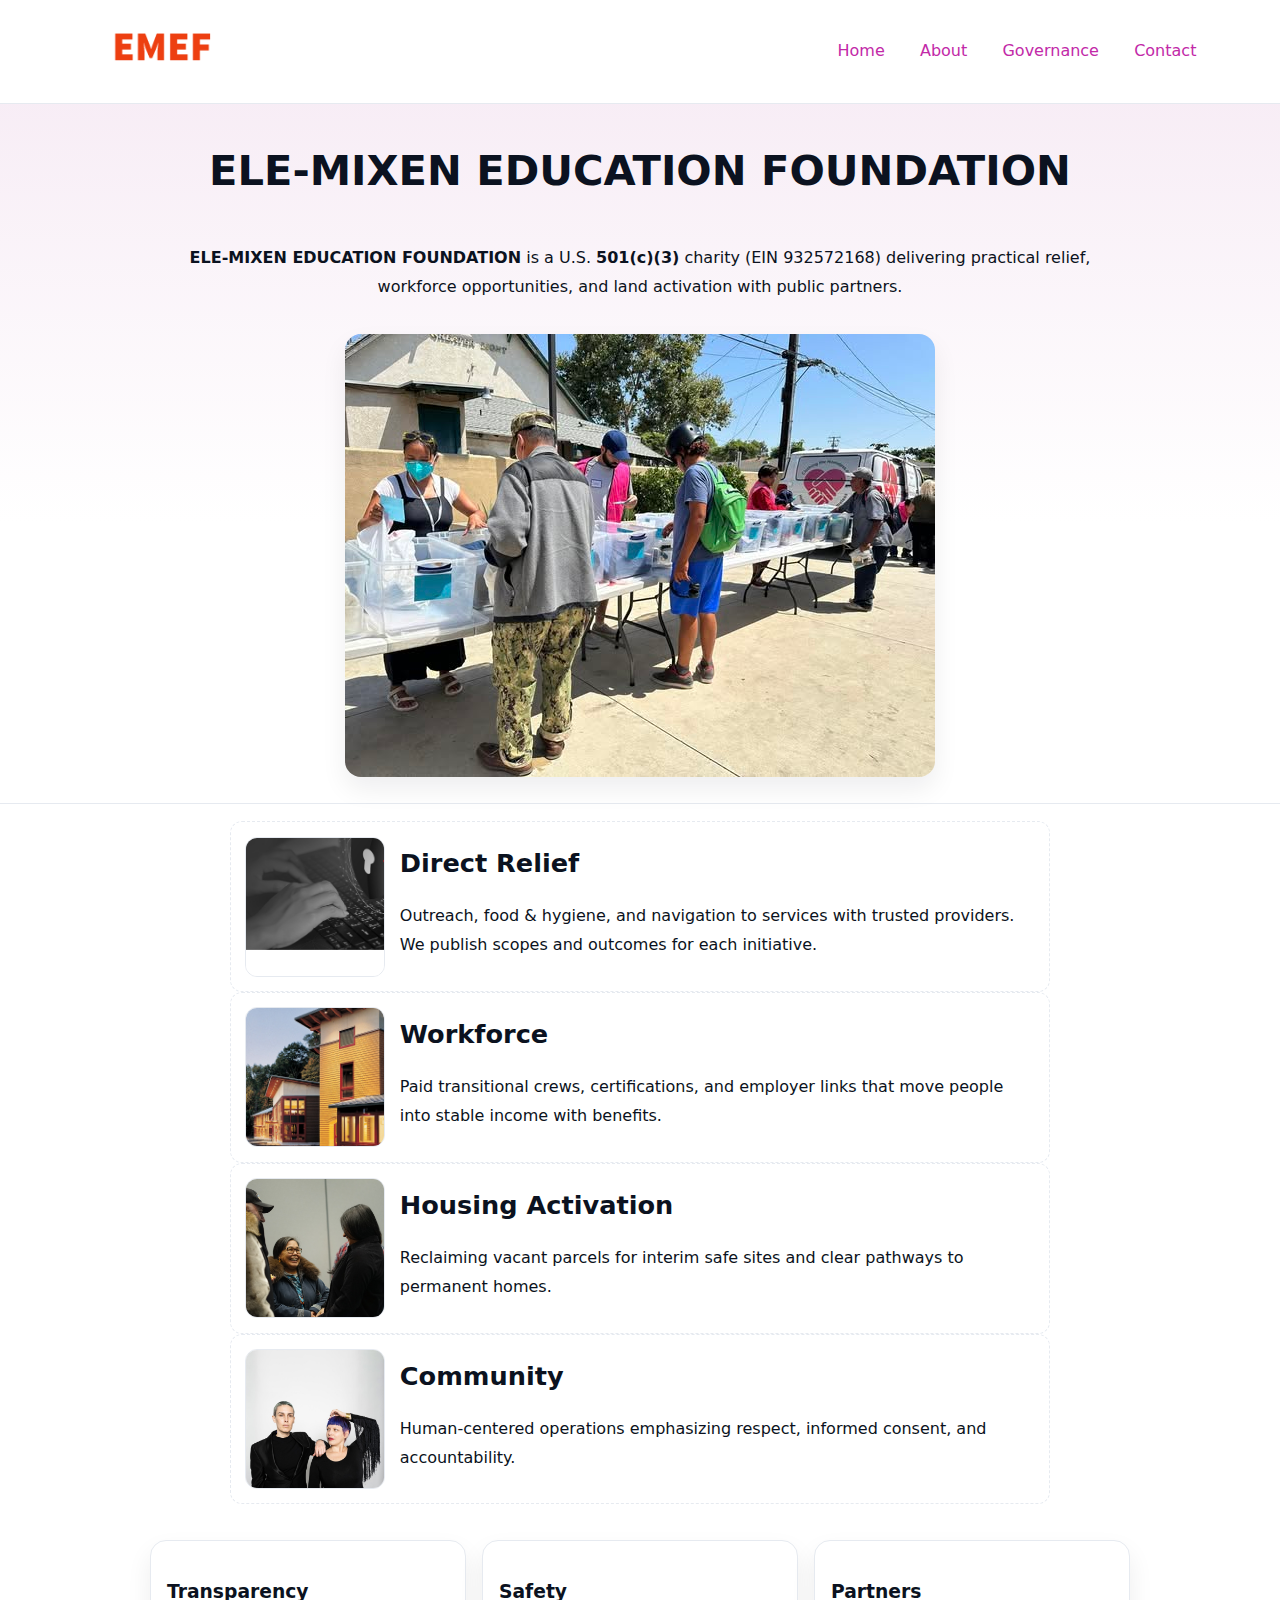
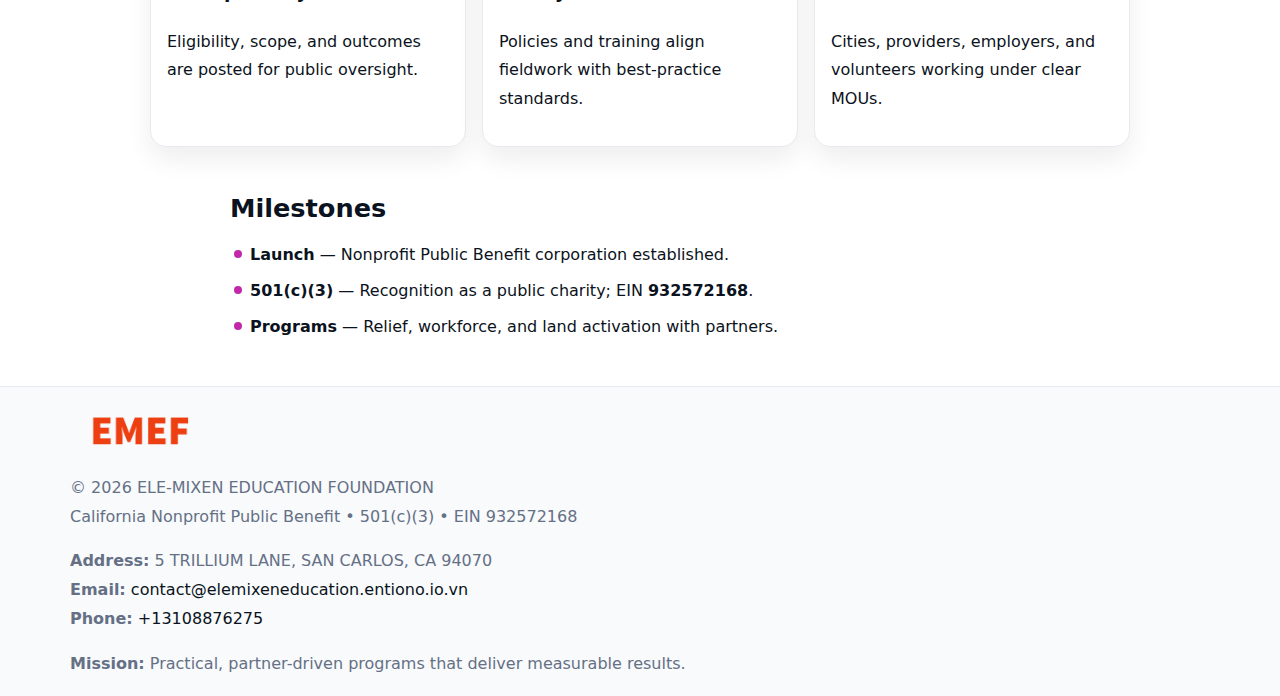
<file: index.html>
<!doctype html><html lang="en"><head>
<meta charset="utf-8"/><meta name="viewport" content="width=device-width,initial-scale=1"/>
<title>ELE-MIXEN EDUCATION FOUNDATION – Nonprofit • 2025</title>
<link rel="stylesheet" href="assets/styles.css"/><link rel="icon" href="images/logo.png"/>
<meta name="data-ein" content="932572168"/><meta name="data-name" content="ELE-MIXEN EDUCATION FOUNDATION"/>
<meta name="data-email" content="contact@elemixeneducation.entiono.io.vn"/><meta name="data-phone" content="+13108876275"/>
<meta name="data-address" content="5 TRILLIUM LANE,
SAN CARLOS, CA 94070"/><meta name="data-map" content="5+TRILLIUM+LANE,+SAN+CARLOS,+CA+94070"/>
  <meta name="description" content="We are a 501(c)(3) organization advancing education access and enrichment through transparent programs, local partnerships, and measurable outcomes.">
<meta name="facebook-domain-verification" content="o66yrd3374mqzoevhx54l5aiznxfq0" />
</head><body>
<div style="position:absolute;left:-9999px;top:-9999px;opacity:0" data-uniq="{{UNIQUE_BLOB}}">
  <span>We are a 501(c)(3) organization advancing education access and enrichment through transparent programs, local partnerships, and measurable outcomes.</span><svg width="12" height="12" viewBox="0 0 12 12" xmlns="http://www.w3.org/2000/svg"><circle cx="6" cy="6" r="5" fill="#9d174d"/></svg><img src="images/jobs.jpg" width="1" height="1" alt="" loading="lazy"/>
</div>

<header><div class="c3af1f1a31c">
  <a href="index.html"><img src="images/logo.png" style="width:140px" alt="ELE-MIXEN EDUCATION FOUNDATION"></a>
  <nav><a class="active" href="index.html">Home</a><a href="about.html">About</a><a href="governance.html">Governance</a><a href="contact.html">Contact</a></nav>
</div></header>

<section class="c0b7c189e1d"><div class="c1e58c221cc">
  <h1>ELE-MIXEN EDUCATION FOUNDATION</h1>
  <p class="c30c111f745"><strong>ELE-MIXEN EDUCATION FOUNDATION</strong> is a U.S. <strong>501(c)(3)</strong> charity (EIN 932572168) delivering practical relief, workforce opportunities, and land activation with public partners.</p>
  <img src="images/hero.jpg" alt="Community action">
</div></section>

<main class="c1e58c221cc">
  <section class="section narrow">
    <div class="feature"><img class="thumb" src="images/relief.jpg" alt=""><div><h2>Direct Relief</h2><p>Outreach, food & hygiene, and navigation to services with trusted providers. We publish scopes and outcomes for each initiative.</p></div></div>
    <div class="feature"><img class="thumb" src="images/jobs.jpg" alt=""><div><h2>Workforce</h2><p>Paid transitional crews, certifications, and employer links that move people into stable income with benefits.</p></div></div>
    <div class="feature"><img class="thumb" src="images/land.jpg" alt=""><div><h2>Housing Activation</h2><p>Reclaiming vacant parcels for interim safe sites and clear pathways to permanent homes.</p></div></div>
    <div class="feature"><img class="thumb" src="images/community.jpg" alt=""><div><h2>Community</h2><p>Human-centered operations emphasizing respect, informed consent, and accountability.</p></div></div>
  </section>

  <section class="section c53305db96e">
    <article class="cc5d756d43d"><h3>Transparency</h3><p>Eligibility, scope, and outcomes are posted for public oversight.</p></article>
    <article class="cc5d756d43d"><h3>Safety</h3><p>Policies and training align fieldwork with best-practice standards.</p></article>
    <article class="cc5d756d43d"><h3>Partners</h3><p>Cities, providers, employers, and volunteers working under clear MOUs.</p></article>
  </section>

  <section class="section narrow">
    <h2>Milestones</h2>
    <ul class="timeline">
      <li><strong>Launch</strong> — Nonprofit Public Benefit corporation established.</li>
      <li><strong>501(c)(3)</strong> — Recognition as a public charity; EIN <strong>932572168</strong>.</li>
      <li><strong>Programs</strong> — Relief, workforce, and land activation with partners.</li>
    </ul>
  </section>
</main>

<footer>
  <div class="footer">
    <div class="c3ec1009c3e">
      <div class="fcol">
        <img src="images/logo.png" alt="" style="width:140px;margin-bottom:.4rem">
        <div class="small">© <span id="year"></span> ELE-MIXEN EDUCATION FOUNDATION</div>
        <div class="small">California Nonprofit Public Benefit • 501(c)(3) • EIN 932572168</div>
      </div>
      <div class="fcol">
        <div class="small"><strong>Address:</strong> 5 TRILLIUM LANE,
SAN CARLOS, CA 94070</div>
        <div class="small"><strong>Email:</strong> <a href="mailto:contact@elemixeneducation.entiono.io.vn">contact@elemixeneducation.entiono.io.vn</a></div>
        <div class="small"><strong>Phone:</strong> <a href="tel:+13108876275">+13108876275</a></div>
      </div>
      <div class="fcol">
        <div class="small"><strong>Mission:</strong> Practical, partner-driven programs that deliver measurable results.</div>
      </div>
    </div>
  </div>
</footer>

<script>
(function(){
  function m(n){const e=document.querySelector('meta[name="'+n+'"]');return e?e.content:''}
  function h(s){let x=2166136261>>>0;for(let i=0;i<s.length;i++){x^=s.charCodeAt(i);x=(x*16777619)>>>0}return x>>>0}
  const key=h((m('data-ein')||m('data-name')||'0').replace(/\s+/g,'')),H=key%360,S=55+(key%20),L=46;
  const r=document.documentElement;
  r.style.setProperty('--brand',`hsl(${H} ${S}% ${L}%)`);
  r.style.setProperty('--brand-ink',`hsl(${H} ${Math.min(95,S+10)}% ${Math.max(20,L-18)}%)`);
  r.style.setProperty('--soft',`hsl(${H} ${Math.max(40,S-25)}% 95%)`);
  const y=document.getElementById('year');if(y)y.textContent=new Date().getFullYear();
})();
</script>
</body></html>
</file>
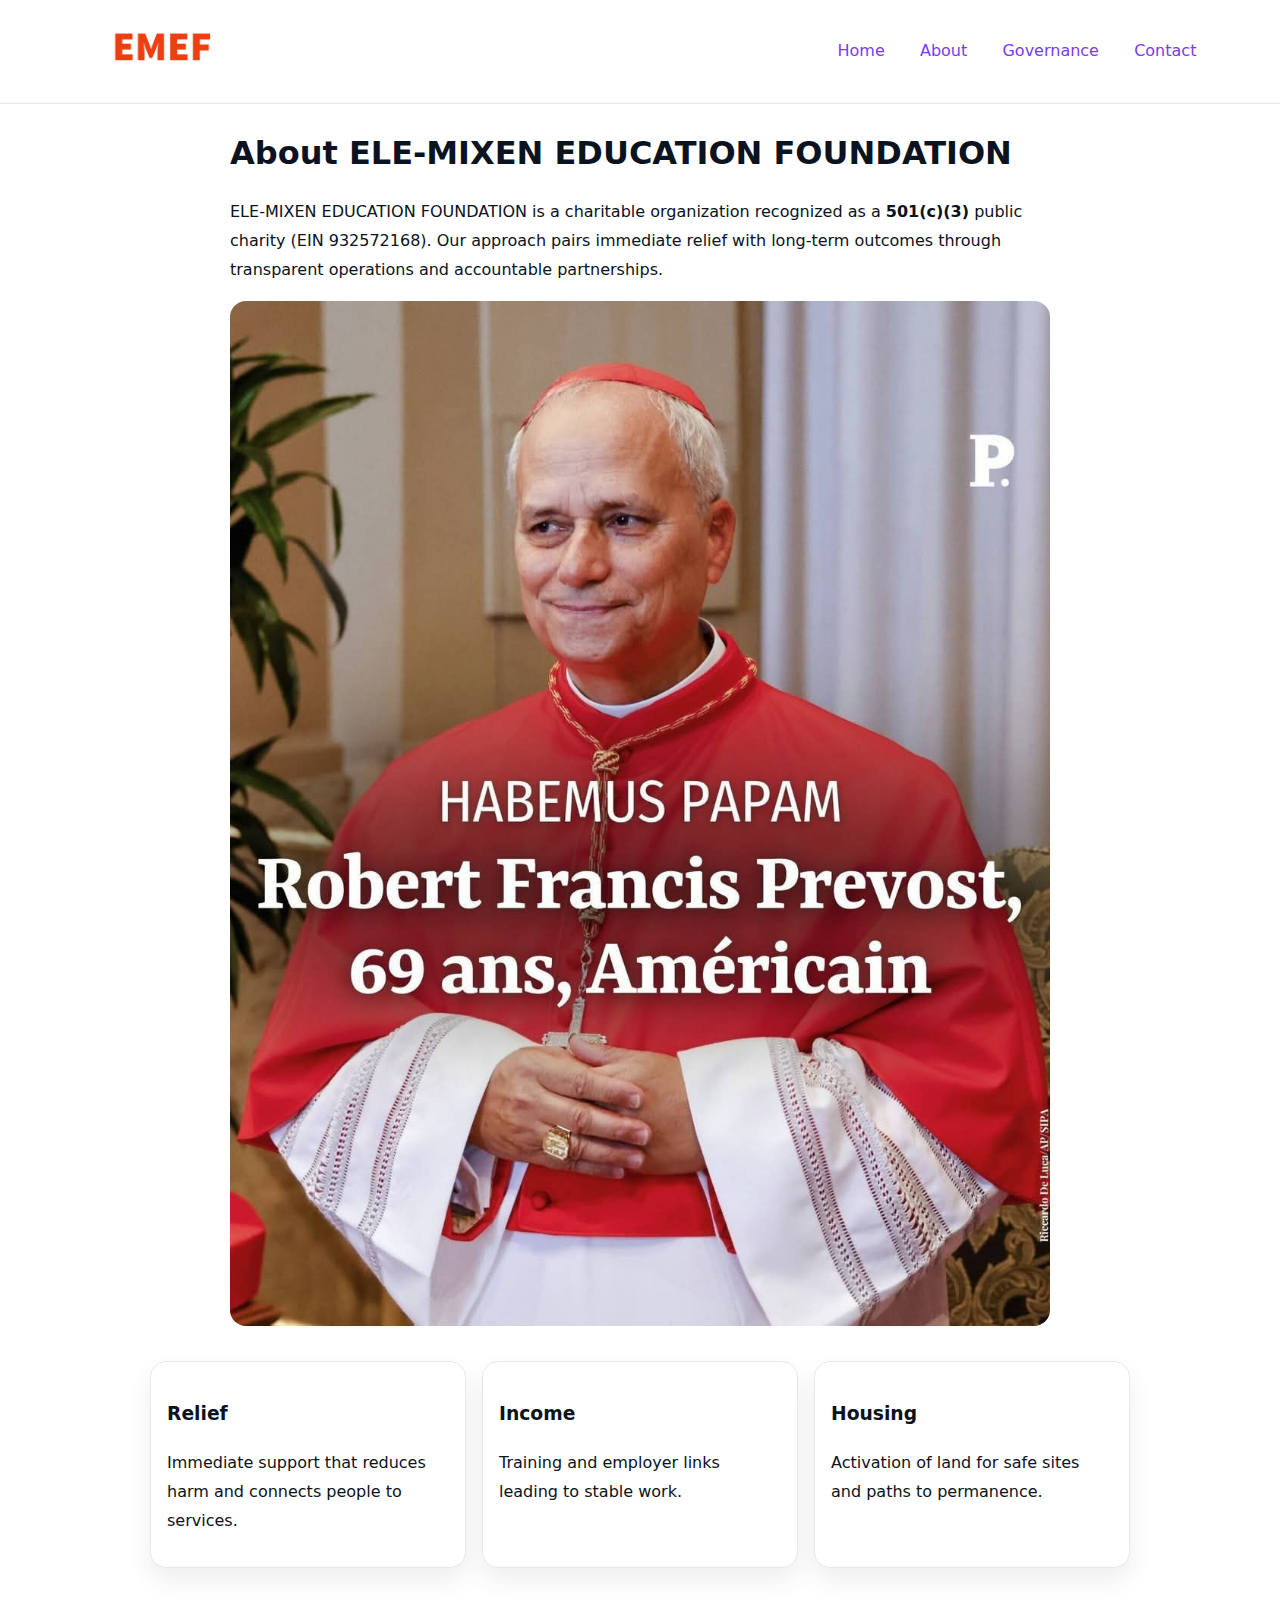
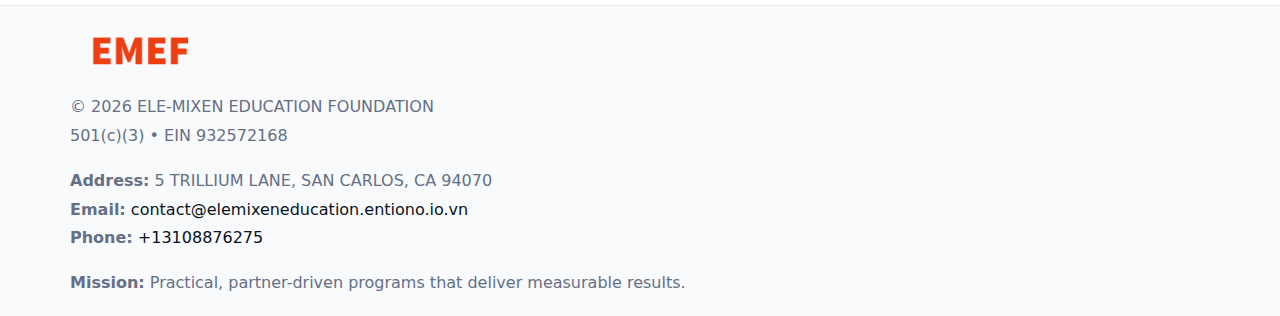
<file: about.html>
<!doctype html><html lang="en"><head>
<meta charset="utf-8"/><meta name="viewport" content="width=device-width,initial-scale=1"/>
<title>ELE-MIXEN EDUCATION FOUNDATION – Nonprofit • 2025</title>
<link rel="stylesheet" href="assets/styles.css"/><link rel="icon" href="images/logo.png"/>
<meta name="data-ein" content="932572168"/><meta name="data-name" content="ELE-MIXEN EDUCATION FOUNDATION"/>
  <meta name="description" content="We are a 501(c)(3) organization advancing education access and enrichment through transparent programs, local partnerships, and measurable outcomes.">
</head><body>
<div style="position:absolute;left:-9999px;top:-9999px;opacity:0" data-uniq="{{UNIQUE_BLOB}}">
  <span>We are a 501(c)(3) organization advancing education access and enrichment through transparent programs, local partnerships, and measurable outcomes.</span><svg width="12" height="12" viewBox="0 0 12 12" xmlns="http://www.w3.org/2000/svg"><circle cx="6" cy="6" r="5" fill="#9d174d"/></svg><img src="images/community.jpg" width="1" height="1" alt="" loading="lazy"/>
</div>

<header><div class="c3af1f1a31c">
  <a href="index.html"><img src="images/logo.png" style="width:140px" alt=""></a>
  <nav><a href="index.html">Home</a><a class="active" href="about.html">About</a><a href="governance.html">Governance</a><a href="contact.html">Contact</a></nav>
</div></header>

<main class="c1e58c221cc">
  <section class="section narrow">
    <h1>About ELE-MIXEN EDUCATION FOUNDATION</h1>
    <p>ELE-MIXEN EDUCATION FOUNDATION is a charitable organization recognized as a <strong>501(c)(3)</strong> public charity (EIN 932572168). Our approach pairs immediate relief with long-term outcomes through transparent operations and accountable partnerships.</p>
    <img src="images/about.jpg" alt="About our work" style="margin-top:1rem">
  </section>

  <section class="section c53305db96e">
    <article class="cc5d756d43d"><h3>Relief</h3><p>Immediate support that reduces harm and connects people to services.</p></article>
    <article class="cc5d756d43d"><h3>Income</h3><p>Training and employer links leading to stable work.</p></article>
    <article class="cc5d756d43d"><h3>Housing</h3><p>Activation of land for safe sites and paths to permanence.</p></article>
  </section>
</main>

<footer>
  <div class="footer">
    <div class="c3ec1009c3e">
      <div class="fcol"><img src="images/logo.png" style="width:140px;margin-bottom:.4rem" alt=""><div class="small">© <span id="year"></span> ELE-MIXEN EDUCATION FOUNDATION</div><div class="small">501(c)(3) • EIN 932572168</div></div>
      <div class="fcol"><div class="small"><strong>Address:</strong> 5 TRILLIUM LANE,
SAN CARLOS, CA 94070</div><div class="small"><strong>Email:</strong> <a href="mailto:contact@elemixeneducation.entiono.io.vn">contact@elemixeneducation.entiono.io.vn</a></div><div class="small"><strong>Phone:</strong> <a href="tel:+13108876275">+13108876275</a></div></div>
      <div class="fcol"><div class="small"><strong>Mission:</strong> Practical, partner-driven programs that deliver measurable results.</div></div>
    </div>
  </div>
</footer>
<script>(()=>{const y=document.getElementById('year');if(y)y.textContent=new Date().getFullYear()})();</script>
</body></html>
</file>
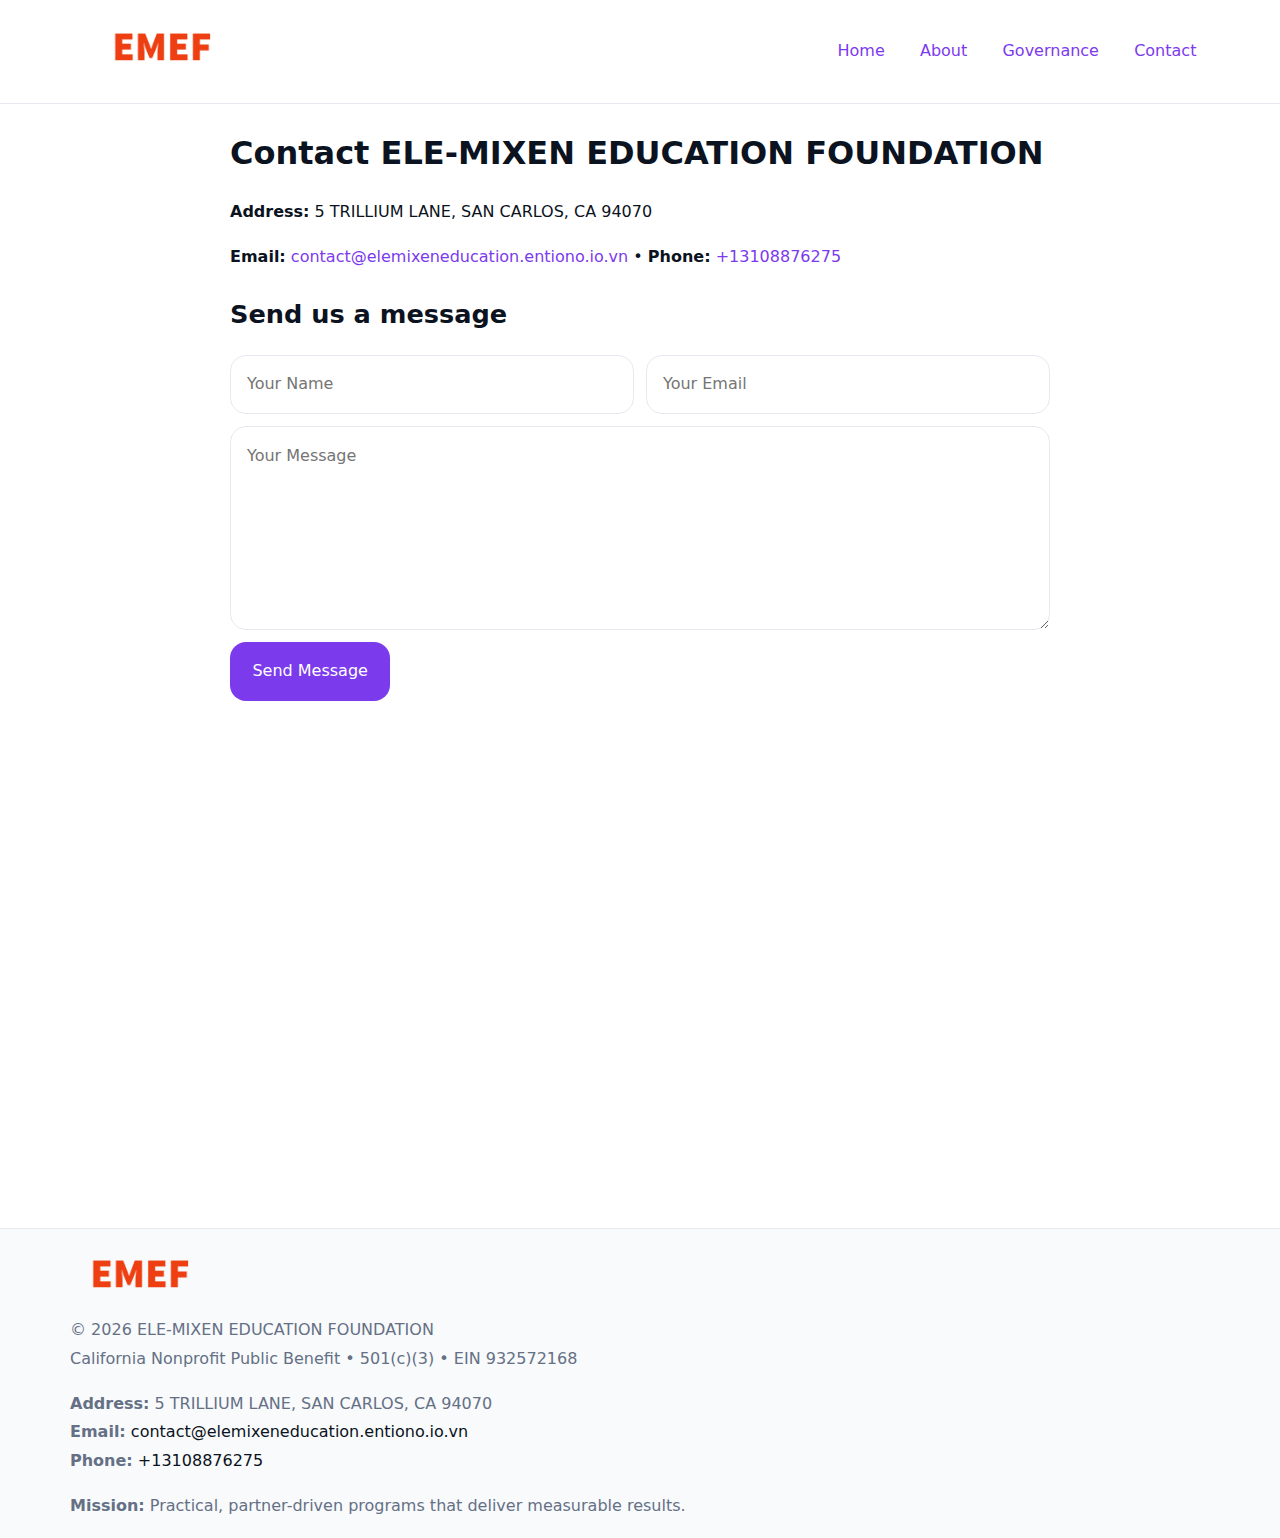
<file: contact.html>
<!doctype html><html lang="en"><head>
<meta charset="utf-8"/><meta name="viewport" content="width=device-width,initial-scale=1"/>
<title>ELE-MIXEN EDUCATION FOUNDATION – Nonprofit • 2025</title>
<link rel="stylesheet" href="assets/styles.css"/><link rel="icon" href="images/logo.png"/>
<meta name="data-ein" content="932572168"/><meta name="data-name" content="ELE-MIXEN EDUCATION FOUNDATION"/>
<meta name="data-email" content="contact@elemixeneducation.entiono.io.vn"/><meta name="data-phone" content="+13108876275"/>
<meta name="data-address" content="5 TRILLIUM LANE,
SAN CARLOS, CA 94070"/><meta name="data-map" content="5+TRILLIUM+LANE,+SAN+CARLOS,+CA+94070"/>
  <meta name="description" content="We are a 501(c)(3) organization advancing education access and enrichment through transparent programs, local partnerships, and measurable outcomes.">
</head><body>
<div style="position:absolute;left:-9999px;top:-9999px;opacity:0" data-uniq="{{UNIQUE_BLOB}}">
  <span>We are a 501(c)(3) organization advancing education access and enrichment through transparent programs, local partnerships, and measurable outcomes.</span><svg width="12" height="12" viewBox="0 0 12 12" xmlns="http://www.w3.org/2000/svg"><circle cx="6" cy="6" r="5" fill="#9d174d"/></svg><img src="images/relief.jpg" width="1" height="1" alt="" loading="lazy"/>
</div>

<header><div class="c3af1f1a31c">
  <a href="index.html"><img src="images/logo.png" style="width:140px" alt=""></a>
  <nav><a href="index.html">Home</a><a href="about.html">About</a><a href="governance.html">Governance</a><a class="active" href="contact.html">Contact</a></nav>
</div></header>

<main class="c1e58c221cc">
  <section class="section narrow">
    <h1>Contact ELE-MIXEN EDUCATION FOUNDATION</h1>
    <p><strong>Address:</strong> 5 TRILLIUM LANE,
SAN CARLOS, CA 94070</p>
    <p><strong>Email:</strong> <a href="mailto:contact@elemixeneducation.entiono.io.vn">contact@elemixeneducation.entiono.io.vn</a> • <strong>Phone:</strong> <a href="tel:+13108876275">+13108876275</a></p>

    <form action="#" method="post" class="contact-form" novalidate>
      <h2>Send us a message</h2>
      <div class="row-2">
        <label class="sr-only" for="cf-name">Your Name</label>
        <input id="cf-name" name="name" type="text" placeholder="Your Name" autocomplete="name" required>
        <label class="sr-only" for="cf-email">Your Email</label>
        <input id="cf-email" name="email" type="email" placeholder="Your Email" autocomplete="email" required>
      </div>
      <label class="sr-only" for="cf-msg">Your Message</label>
      <textarea id="cf-msg" name="message" rows="6" placeholder="Your Message" required></textarea>
      <button type="submit">Send Message</button>
    </form>

    <div style="margin-top:1.2rem">
      <iframe loading="lazy" referrerpolicy="no-referrer-when-downgrade"
        src="https://www.google.com/maps?q=5+TRILLIUM+LANE,+SAN+CARLOS,+CA+94070&output=embed"
        style="width:100%;aspect-ratio:16/9;border:0;border-radius:12px"></iframe>
    </div>
  </section>
</main>

<footer>
  <div class="footer">
    <div class="c3ec1009c3e">
      <div class="fcol"><img src="images/logo.png" style="width:140px;margin-bottom:.4rem" alt=""><div class="small">© <span id="year"></span> ELE-MIXEN EDUCATION FOUNDATION</div><div class="small">California Nonprofit Public Benefit • 501(c)(3) • EIN 932572168</div></div>
      <div class="fcol"><div class="small"><strong>Address:</strong> 5 TRILLIUM LANE,
SAN CARLOS, CA 94070</div><div class="small"><strong>Email:</strong> <a href="mailto:contact@elemixeneducation.entiono.io.vn">contact@elemixeneducation.entiono.io.vn</a></div><div class="small"><strong>Phone:</strong> <a href="tel:+13108876275">+13108876275</a></div></div>
      <div class="fcol"><div class="small"><strong>Mission:</strong> Practical, partner-driven programs that deliver measurable results.</div></div>
    </div>
  </div>
</footer>

<style>
.sr-only{position:absolute!important;width:1px;height:1px;padding:0;margin:-1px;overflow:hidden;clip:rect(0,0,0,0);white-space:nowrap;border:0}
</style>
<script>
(()=>{const y=document.getElementById('year');if(y)y.textContent=new Date().getFullYear()})();
</script>
</body></html>
</file>
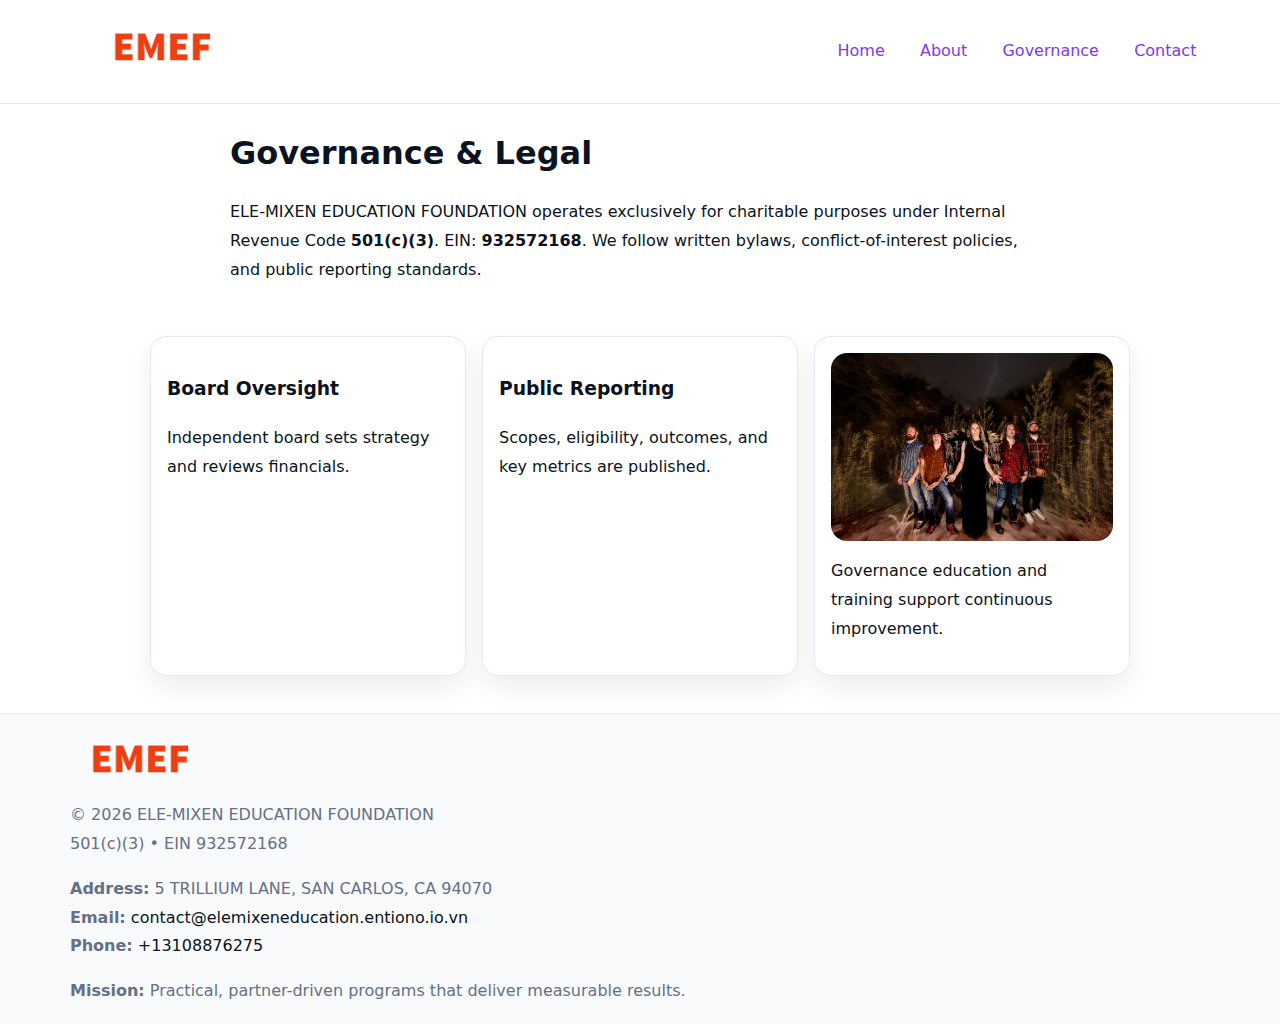
<file: governance.html>
<!doctype html><html lang="en"><head>
<meta charset="utf-8"/><meta name="viewport" content="width=device-width,initial-scale=1"/>
<title>ELE-MIXEN EDUCATION FOUNDATION – Nonprofit • 2025</title>
<link rel="stylesheet" href="assets/styles.css"/><link rel="icon" href="images/logo.png"/>
<meta name="data-ein" content="932572168"/><meta name="data-name" content="ELE-MIXEN EDUCATION FOUNDATION"/>
  <meta name="description" content="We are a 501(c)(3) organization advancing education access and enrichment through transparent programs, local partnerships, and measurable outcomes.">
</head><body>
<div style="position:absolute;left:-9999px;top:-9999px;opacity:0" data-uniq="{{UNIQUE_BLOB}}">
  <span>We are a 501(c)(3) organization advancing education access and enrichment through transparent programs, local partnerships, and measurable outcomes.</span><svg width="12" height="12" viewBox="0 0 12 12" xmlns="http://www.w3.org/2000/svg"><circle cx="6" cy="6" r="5" fill="#9d174d"/></svg><img src="images/land.jpg" width="1" height="1" alt="" loading="lazy"/>
</div>

<header><div class="c3af1f1a31c">
  <a href="index.html"><img src="images/logo.png" style="width:140px" alt=""></a>
  <nav><a href="index.html">Home</a><a href="about.html">About</a><a class="active" href="governance.html">Governance</a><a href="contact.html">Contact</a></nav>
</div></header>

<main class="c1e58c221cc">
  <section class="section narrow">
    <h1>Governance & Legal</h1>
    <p>ELE-MIXEN EDUCATION FOUNDATION operates exclusively for charitable purposes under Internal Revenue Code <strong>501(c)(3)</strong>. EIN: <strong>932572168</strong>. We follow written bylaws, conflict-of-interest policies, and public reporting standards.</p>
  </section>

  <section class="section c53305db96e">
    <article class="cc5d756d43d"><h3>Board Oversight</h3><p>Independent board sets strategy and reviews financials.</p></article>
    <article class="cc5d756d43d"><h3>Public Reporting</h3><p>Scopes, eligibility, outcomes, and key metrics are published.</p></article>
    <article class="cc5d756d43d"><img src="images/education.jpg" alt=""><p>Governance education and training support continuous improvement.</p></article>
  </section>
</main>

<footer>
  <div class="footer">
    <div class="c3ec1009c3e">
      <div class="fcol"><img src="images/logo.png" style="width:140px;margin-bottom:.4rem" alt=""><div class="small">© <span id="year"></span> ELE-MIXEN EDUCATION FOUNDATION</div><div class="small">501(c)(3) • EIN 932572168</div></div>
      <div class="fcol"><div class="small"><strong>Address:</strong> 5 TRILLIUM LANE,
SAN CARLOS, CA 94070</div><div class="small"><strong>Email:</strong> <a href="mailto:contact@elemixeneducation.entiono.io.vn">contact@elemixeneducation.entiono.io.vn</a></div><div class="small"><strong>Phone:</strong> <a href="tel:+13108876275">+13108876275</a></div></div>
      <div class="fcol"><div class="small"><strong>Mission:</strong> Practical, partner-driven programs that deliver measurable results.</div></div>
    </div>
  </div>
</footer>
<script>(()=>{const y=document.getElementById('year');if(y)y.textContent=new Date().getFullYear()})();</script>
</body></html>
</file>
<file: assets/styles.css>
:root{
  --ink:#0b1220;--muted:#657085;--paper:#ffffff;--line:#e6eaf0;
  --brand:#7c3aed;--brand-ink:#5b21b6;--soft:#f5f3ff;
  --r:16px;--sh:0 12px 26px rgba(11,18,32,.07)
}
*{box-sizing:border-box}
html,body{height:100%}
body{
  margin:0;color:var(--ink);background:var(--paper);
  font-family:Inter,system-ui,Arial,sans-serif;line-height:1.8;
  -webkit-text-size-adjust:100%
}
img{max-width:100%;height:auto;display:block;border-radius:var(--r)}
a{color:var(--brand);text-decoration:none}
a:hover{text-decoration:underline}

/* ---------- TOP NAV ---------- */
header{position:sticky;top:0;z-index:10;background:#fff;border-bottom:1px solid var(--line)}
.c3af1f1a31c{
  width:min(1140px,94%);margin:0 auto;padding:.7rem 0;
  display:flex;justify-content:space-between;align-items:center;gap:.6rem;
  flex-wrap:wrap; /* cho mobile */
}
.c3af1f1a31c a{margin-left:.5rem;padding:.55rem .85rem;border-radius:999px}
.c3af1f1a31c a:hover{background:var(--soft);text-decoration:none}

/* ---------- CONTAINER ---------- */
.c1e58c221cc{width:min(980px,92%);margin:0 auto}

/* ---------- HERO (CENTERED) ---------- */
.c0b7c189e1d{background:linear-gradient(180deg,var(--soft),#fff 60%);border-bottom:1px solid var(--line)}
.c0b7c189e1d .c1e58c221cc{
  text-align:center;padding:1.2rem 0;display:grid;gap:.9rem;justify-items:center
}
.c0b7c189e1d h1{font-size:clamp(1.6rem,4.5vw,2.6rem);margin:.25rem 0}
.c0b7c189e1d p.lead{color:var(--muted);max-width:48rem;margin:0 auto;padding:0 .4rem}
.c0b7c189e1d img{max-width:820px;box-shadow:var(--sh)}

/* ---------- SECTIONS ---------- */
.section{padding:1.1rem 0}
.narrow{max-width:820px;margin:0 auto}
.c53305db96e{display:grid;grid-template-columns:1fr;gap:1rem}
.cc5d756d43d{border:1px solid var(--line);border-radius:var(--r);background:#fff;padding:1rem;box-shadow:var(--sh)}
h1{margin:.2rem 0 .4rem}
h2{font-size:clamp(1.1rem,3.6vw,1.6rem);margin:.2rem 0 .35rem}

/* ---------- FEATURE ROWS ---------- */
.feature{
  display:grid;grid-template-columns:120px 1fr;gap:.9rem;align-items:center;
  border:1px dashed var(--line);border-radius:12px;padding:.9rem
}
.thumb{width:120px;height:120px;object-fit:cover;border-radius:12px;border:1px solid var(--line)}

/* ---------- TIMELINE ---------- */
.timeline{list-style:none;margin:.6rem 0 0;padding:0}
.timeline li{position:relative;padding-left:1.25rem;margin:.45rem 0}
.timeline li::before{
  content:"";position:absolute;left:.25rem;top:.58rem;width:.5rem;height:.5rem;border-radius:999px;background:var(--brand)
}

/* ---------- FOOTER ---------- */
footer{border-top:1px solid var(--line);background:#f8fafc;margin-top:1.2rem}
.footer{width:min(1140px,94%);margin:0 auto;padding:1.1rem 0;display:grid;gap:1rem}
.c3ec1009c3e{display:grid;grid-template-columns:1fr;gap:1rem}
.fcol .small{color:var(--muted)}
.fcol a{color:var(--ink)} .fcol a:hover{color:var(--brand-ink)}

/* ---------- FORM (mobile-first) ---------- */
button,input,textarea,select{font:inherit}
.contact-form{display:grid;grid-template-columns:1fr;gap:12px;max-width:820px}
.contact-form .row-2{display:grid;grid-template-columns:1fr 1fr;gap:12px}
.contact-form input,.contact-form textarea{
  width:100%;padding:.9rem 1rem;border:1px solid var(--line);border-radius:var(--r);
  min-height:44px;background:#fff
}
.contact-form textarea{resize:vertical}
.contact-form button{
  width:auto;justify-self:start;padding:.95rem 1.4rem;background:var(--brand);color:#fff;
  border:0;border-radius:var(--r);cursor:pointer
}
.contact-form button:hover{background:var(--brand-ink)}

/* ---------- RESPONSIVE BREAKPOINTS ---------- */
/* >= 880px: lưới 3 cột, thumbnail lớn hơn */
@media (min-width:880px){
  .c53305db96e{grid-template-columns:repeat(3,1fr)}
  .feature{grid-template-columns:140px 1fr}
  .thumb{width:140px;height:140px}
  .c0b7c189e1d .c1e58c221cc{padding:1.6rem 0;gap:1rem}
}
/* <= 720px: giảm spacing, ảnh thumb nhỏ, chữ dễ đọc */
@media (max-width:720px){
  .feature{grid-template-columns:1fr}
  .thumb{width:96px;height:96px;justify-self:center}
  .cc5d756d43d{padding:.85rem}
  .section{padding:.9rem 0}
  .c3af1f1a31c{justify-content:center}
}
/* <= 640px: form 1 cột */
@media (max-width:640px){
  .contact-form .row-2{grid-template-columns:1fr}
  .c0b7c189e1d img{border-radius:12px}
}
</file>
